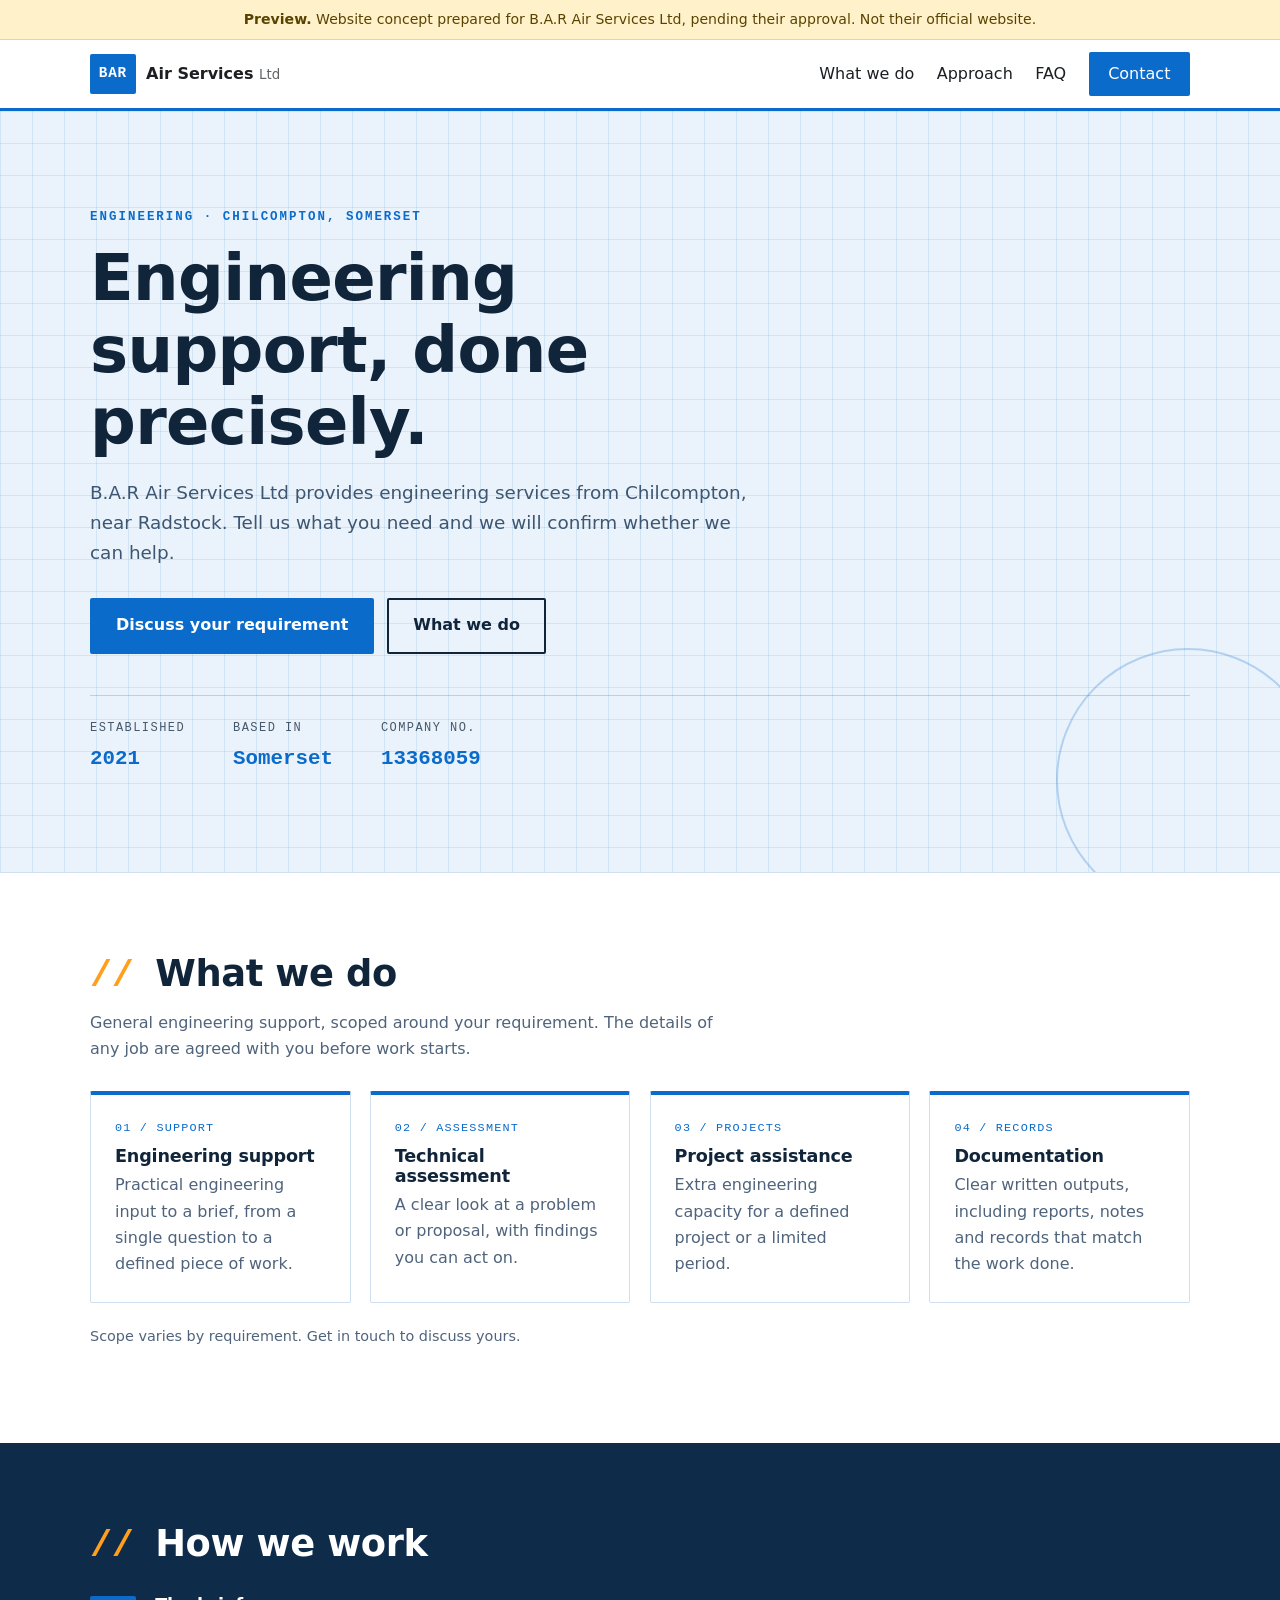
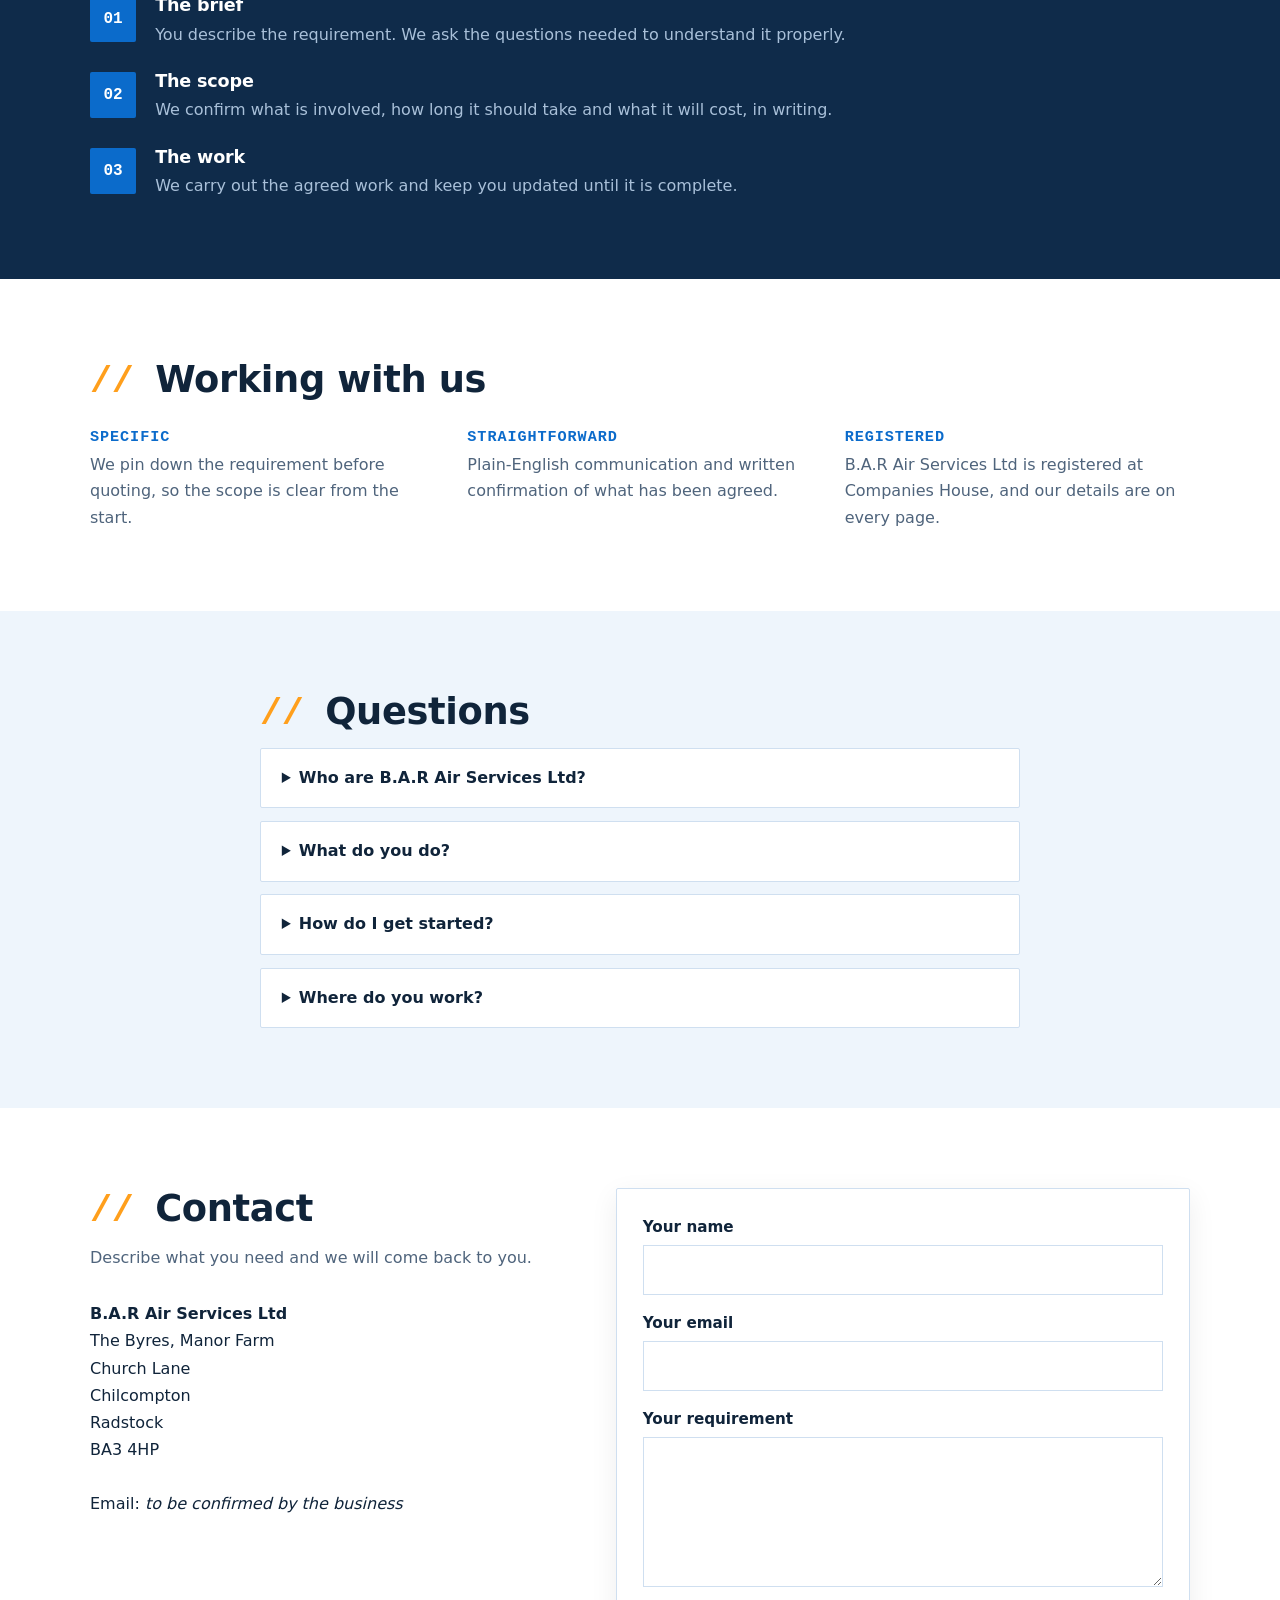
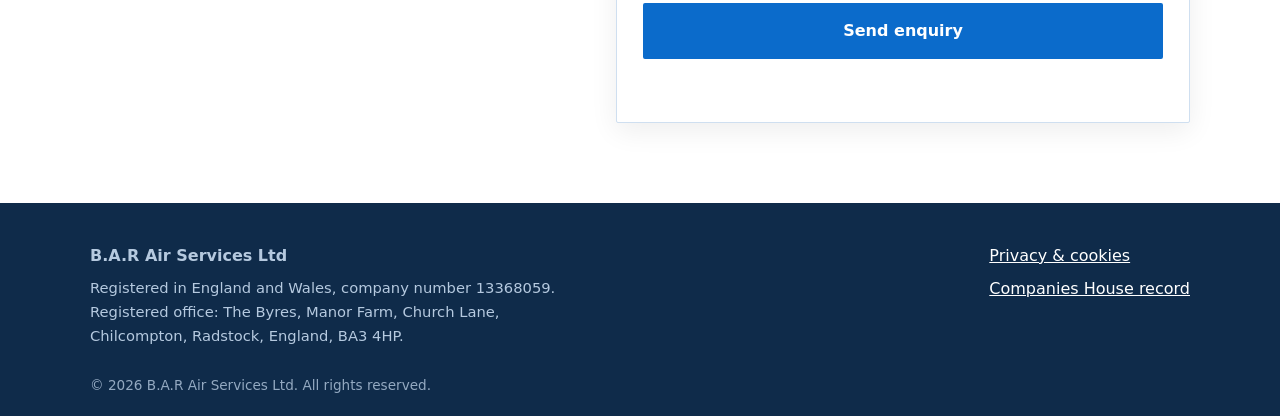
<file: index.html>
<!doctype html>
<html lang="en-GB" data-draft>
<head>
  <meta charset="utf-8">
  <meta name="viewport" content="width=device-width, initial-scale=1">
  <meta name="robots" content="noindex, nofollow">
  <title>B.A.R Air Services Ltd | Engineering Services, Somerset (Preview)</title>
  <meta name="description" content="B.A.R Air Services Ltd provides engineering services from Chilcompton, near Radstock, Somerset. Tell us what you need and we will confirm whether we can help.">
  <meta property="og:title" content="B.A.R Air Services Ltd">
  <meta property="og:description" content="Engineering services from Chilcompton, Somerset.">
  <meta property="og:type" content="website">
  <meta name="theme-color" content="#0b6bcb">
  <link rel="icon" href="data:image/svg+xml,%3Csvg xmlns='http://www.w3.org/2000/svg' viewBox='0 0 64 64'%3E%3Crect width='64' height='64' fill='%230b6bcb'/%3E%3Cpath d='M10 44L32 14l22 30z' fill='none' stroke='%23fff' stroke-width='4'/%3E%3Ccircle cx='32' cy='36' r='4' fill='%23ff9f1c'/%3E%3C/svg%3E">
  <link rel="stylesheet" href="css/styles.css">
  <script>try{if(location.search.indexOf('client')>-1)sessionStorage.setItem('previewClient','1');if(sessionStorage.getItem('previewClient')){document.documentElement.className+=' client-view';document.addEventListener('DOMContentLoaded',function(){document.title=document.title.replace(' (Preview)','')})}}catch(e){}</script>
</head>
<body>
  <div class="draft-bar" role="note"><strong>Preview.</strong> Website concept prepared for B.A.R Air Services Ltd, pending their approval. Not their official website.</div>
  <a class="skip" href="#main">Skip to content</a>

  <header class="site-header">
    <div class="wrap bar">
      <a class="brand" href="#top" aria-label="B.A.R Air Services Ltd, home"><span class="brand-mark">BAR</span><span class="brand-text">Air Services <small>Ltd</small></span></a>
      <button class="menu-btn" aria-expanded="false" aria-controls="nav" aria-label="Menu"><span></span><span></span><span></span></button>
      <nav id="nav" class="nav" aria-label="Main">
        <a href="#work">What we do</a>
        <a href="#approach">Approach</a>
        <a href="#faq">FAQ</a>
        <a href="#contact" class="btn btn-small">Contact</a>
      </nav>
    </div>
  </header>

  <main id="main">
    <section class="hero" id="top">
      <div class="wrap">
        <p class="eyebrow">Engineering &middot; Chilcompton, Somerset</p>
        <h1>Engineering support, done precisely.</h1>
        <p class="lead">B.A.R Air Services Ltd provides engineering services from Chilcompton, near Radstock. Tell us what you need and we will confirm whether we can help.</p>
        <div class="cta-row">
          <a class="btn" href="#contact">Discuss your requirement</a>
          <a class="btn btn-ghost" href="#work">What we do</a>
        </div>
        <dl class="facts">
          <div><dt>Established</dt><dd>2021</dd></div>
          <div><dt>Based in</dt><dd>Somerset</dd></div>
          <div><dt>Company no.</dt><dd>13368059</dd></div>
        </dl>
      </div>
    </section>

    <section class="section" id="work">
      <div class="wrap">
        <h2>What we do</h2>
        <p class="section-intro">General engineering support, scoped around your requirement. The details of any job are agreed with you before work starts.</p>
        <div class="cards">
          <article class="card"><span class="tag">01 / SUPPORT</span><h3>Engineering support</h3><p>Practical engineering input to a brief, from a single question to a defined piece of work.</p></article>
          <article class="card"><span class="tag">02 / ASSESSMENT</span><h3>Technical assessment</h3><p>A clear look at a problem or proposal, with findings you can act on.</p></article>
          <article class="card"><span class="tag">03 / PROJECTS</span><h3>Project assistance</h3><p>Extra engineering capacity for a defined project or a limited period.</p></article>
          <article class="card"><span class="tag">04 / RECORDS</span><h3>Documentation</h3><p>Clear written outputs, including reports, notes and records that match the work done.</p></article>
        </div>
        <p class="note">Scope varies by requirement. Get in touch to discuss yours.</p>
      </div>
    </section>

    <section class="section dark" id="approach">
      <div class="wrap">
        <h2>How we work</h2>
        <ol class="steps">
          <li><span class="num">01</span><div><h3>The brief</h3><p>You describe the requirement. We ask the questions needed to understand it properly.</p></div></li>
          <li><span class="num">02</span><div><h3>The scope</h3><p>We confirm what is involved, how long it should take and what it will cost, in writing.</p></div></li>
          <li><span class="num">03</span><div><h3>The work</h3><p>We carry out the agreed work and keep you updated until it is complete.</p></div></li>
        </ol>
      </div>
    </section>

    <section class="section" id="why">
      <div class="wrap">
        <h2>Working with us</h2>
        <div class="trio">
          <div><h3>Specific</h3><p>We pin down the requirement before quoting, so the scope is clear from the start.</p></div>
          <div><h3>Straightforward</h3><p>Plain-English communication and written confirmation of what has been agreed.</p></div>
          <div><h3>Registered</h3><p>B.A.R Air Services Ltd is registered at Companies House, and our details are on every page.</p></div>
        </div>
      </div>
    </section>

    <section class="section alt" id="faq">
      <div class="wrap narrow">
        <h2>Questions</h2>
        <details><summary>Who are B.A.R Air Services Ltd?</summary><p>A private limited company registered in England and Wales (company number 13368059), incorporated on 30 April 2021, with its registered office in Chilcompton, near Radstock, Somerset.</p></details>
        <details><summary>What do you do?</summary><p>Our registered activity is engineering services. Tell us what you need and we will confirm whether it is something we can take on.</p></details>
        <details><summary>How do I get started?</summary><p>Send us a short description using the form below, or email us. We will reply to talk through the requirement.</p></details>
        <details><summary>Where do you work?</summary><p>We are based in Chilcompton, Somerset. Tell us where the work is and we will confirm whether we can take it on.</p></details>
      </div>
    </section>

    <section class="section" id="contact">
      <div class="wrap contact-grid">
        <div>
          <h2>Contact</h2>
          <p class="section-intro">Describe what you need and we will come back to you.</p>
          <address>
            <strong>B.A.R Air Services Ltd</strong><br>
            The Byres, Manor Farm<br>Church Lane<br>Chilcompton<br>Radstock<br>BA3 4HP<br><br>
            Email: <em>to be confirmed by the business</em>
          </address>
        </div>
        <form id="enquiry" class="form" novalidate>
          <label>Your name<input name="name" type="text" autocomplete="name" required></label>
          <label>Your email<input name="email" type="email" autocomplete="email" required></label>
          <label>Your requirement<textarea name="message" rows="5" required></textarea></label>
          <button class="btn" type="submit">Send enquiry</button>
          <p class="form-status" role="status" aria-live="polite"></p>
        </form>
      </div>
    </section>
  </main>

  <footer class="site-footer">
    <div class="wrap foot-grid">
      <div>
        <strong>B.A.R Air Services Ltd</strong>
        <p>Registered in England and Wales, company number 13368059.<br>Registered office: The Byres, Manor Farm, Church Lane, Chilcompton, Radstock, England, BA3 4HP.</p>
      </div>
      <div class="foot-links">
        <a href="privacy.html">Privacy &amp; cookies</a>
        <a href="https://find-and-update.company-information.service.gov.uk/company/13368059" rel="noopener" target="_blank">Companies House record</a>
      </div>
    </div>
    <div class="wrap copy">&copy; <span id="year">2026</span> B.A.R Air Services Ltd. All rights reserved.</div>
  </footer>

  <script src="js/main.js"></script>
</body>
</html>
</file>
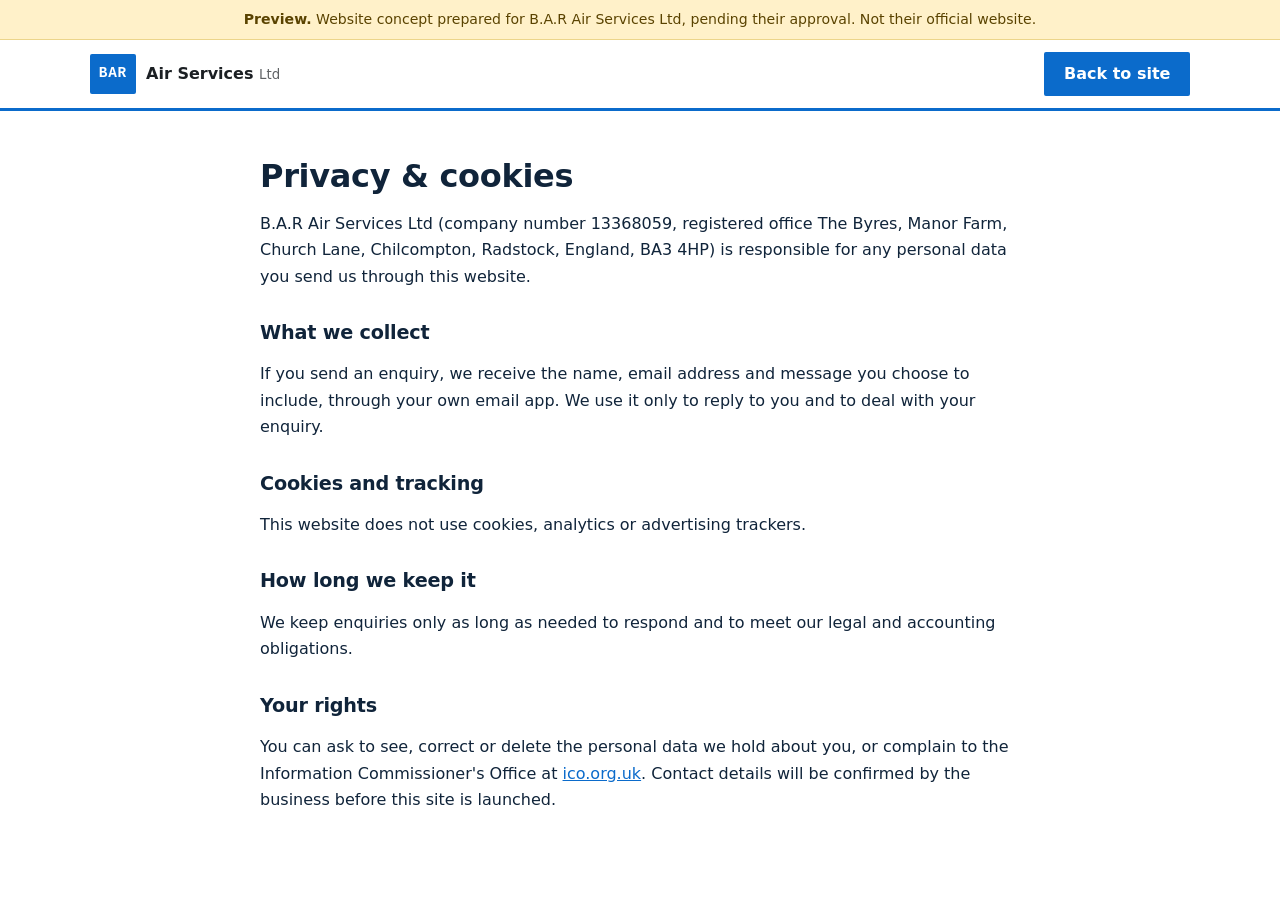
<file: privacy.html>
<!doctype html>
<html lang="en-GB" data-draft>
<head>
  <meta charset="utf-8">
  <meta name="viewport" content="width=device-width, initial-scale=1">
  <title>Privacy &amp; Cookies | B.A.R Air Services Ltd</title>
  <meta name="robots" content="noindex">
  <link rel="stylesheet" href="css/styles.css">
  <script>try{if(location.search.indexOf('client')>-1)sessionStorage.setItem('previewClient','1');if(sessionStorage.getItem('previewClient')){document.documentElement.className+=' client-view';document.addEventListener('DOMContentLoaded',function(){document.title=document.title.replace(' (Preview)','')})}}catch(e){}</script>
</head>
<body>
  <div class="draft-bar" role="note"><strong>Preview.</strong> Website concept prepared for B.A.R Air Services Ltd, pending their approval. Not their official website.</div>
  <header class="site-header"><div class="wrap bar"><a class="brand" href="index.html"><span class="brand-mark">BAR</span><span class="brand-text">Air Services <small>Ltd</small></span></a><a class="btn btn-small" href="index.html">Back to site</a></div></header>
  <main class="wrap narrow legal">
    <h1>Privacy &amp; cookies</h1>
    <p>B.A.R Air Services Ltd (company number 13368059, registered office The Byres, Manor Farm, Church Lane, Chilcompton, Radstock, England, BA3 4HP) is responsible for any personal data you send us through this website.</p>
    <h2>What we collect</h2>
    <p>If you send an enquiry, we receive the name, email address and message you choose to include, through your own email app. We use it only to reply to you and to deal with your enquiry.</p>
    <h2>Cookies and tracking</h2>
    <p>This website does not use cookies, analytics or advertising trackers.</p>
    <h2>How long we keep it</h2>
    <p>We keep enquiries only as long as needed to respond and to meet our legal and accounting obligations.</p>
    <h2>Your rights</h2>
    <p>You can ask to see, correct or delete the personal data we hold about you, or complain to the Information Commissioner's Office at <a href="https://ico.org.uk" rel="noopener">ico.org.uk</a>. Contact details will be confirmed by the business before this site is launched.</p>
  </main>
</body>
</html>
</file>
<file: css/styles.css>
/* ---- shared structure (themed per site below) ---- */
:root{
  --bg:#fff; --bg-alt:#f3f4f6; --ink:#1b1f23; --muted:#5b636b; --line:#e2e4e8; --card:#fff;
  --primary:#0b6bcb; --primary-d:#0853a3; --on-primary:#fff; --accent:#ffb000;
  --header-bg:rgba(255,255,255,.96); --header-ink:#1b1f23; --header-line:#e2e4e8;
  --hero-bg:#0b2540; --hero-ink:#fff; --hero-muted:#c9d6e6;
  --dark-bg:#0b2540; --dark-ink:#dbe5f0; --dark-muted:#b6c6da;
  --footer-bg:#0b2540; --footer-ink:#c9d6e6;
  --radius:8px;
  --font-body:system-ui,-apple-system,"Segoe UI",Roboto,Arial,sans-serif; --font-head:var(--font-body);
  --head-weight:800; --head-transform:none; --head-style:normal; --head-track:-.01em;
}
*{box-sizing:border-box}
html{scroll-behavior:smooth;scroll-padding-top:76px}
body{margin:0;font-family:var(--font-body);color:var(--ink);background:var(--bg);line-height:1.65;-webkit-font-smoothing:antialiased}
a{color:var(--primary)}
h1,h2,h3{font-family:var(--font-head);margin:0;line-height:1.12;letter-spacing:var(--head-track)}
h1,h2{font-weight:var(--head-weight);text-transform:var(--head-transform);font-style:var(--head-style)}
h3{font-size:1.1rem;margin-bottom:.35rem}
.wrap{width:min(1100px,100% - 32px);margin-inline:auto}
.narrow{width:min(760px,100% - 32px)}
.skip{position:absolute;left:-999px;top:0;background:var(--primary);color:var(--on-primary);padding:.6rem 1rem;z-index:100}
.skip:focus{left:8px;top:8px}

.site-header{position:sticky;top:0;z-index:50;background:var(--header-bg);backdrop-filter:blur(8px);border-bottom:1px solid var(--header-line);color:var(--header-ink)}
.bar{display:flex;align-items:center;justify-content:space-between;min-height:68px;gap:1rem}
.brand{display:flex;align-items:center;gap:.65rem;text-decoration:none;color:var(--header-ink);font-weight:800}
.brand-mark{display:grid;place-items:center;min-width:40px;height:40px;padding:0 .55rem;background:var(--primary);color:var(--on-primary);border-radius:var(--radius);font-size:.9rem;letter-spacing:.05em}
.brand-text small{font-weight:500;opacity:.7}
.nav{display:flex;align-items:center;gap:1.4rem}
.nav a{text-decoration:none;color:var(--header-ink);font-weight:500}
.nav a:hover{color:var(--primary)}
.menu-btn{display:none;background:none;border:0;padding:.5rem;cursor:pointer}
.menu-btn span{display:block;width:24px;height:2px;background:var(--header-ink);margin:5px 0}

.btn{display:inline-block;background:var(--primary);color:var(--on-primary) !important;padding:.8rem 1.5rem;border-radius:var(--radius);font:inherit;font-weight:700;text-decoration:none;border:2px solid var(--primary);cursor:pointer;transition:background .15s,transform .15s}
.btn:hover{background:var(--primary-d);border-color:var(--primary-d);transform:translateY(-1px)}
.btn-small{padding:.45rem 1.1rem}
.btn-ghost{background:transparent;color:var(--hero-ink) !important;border-color:var(--hero-ink)}
.btn-ghost:hover{background:var(--hero-ink);border-color:var(--hero-ink);color:var(--hero-bg) !important}

.hero{background:var(--hero-bg);color:var(--hero-ink);padding:clamp(3.2rem,8vw,6rem) 0;position:relative;overflow:hidden}
.hero .wrap{position:relative;z-index:1}
.hero-grid{display:grid;grid-template-columns:1.4fr 1fr;gap:3rem;align-items:center}
.hero-solo{grid-template-columns:1fr}
.eyebrow{text-transform:uppercase;letter-spacing:.16em;font-size:.78rem;font-weight:700;color:var(--accent);margin:0 0 1rem}
h1{font-size:clamp(2.2rem,5.6vw,4rem)}
.lead{font-size:1.15rem;color:var(--hero-muted);max-width:58ch;margin:1.2rem 0 0}
.cta-row{display:flex;flex-wrap:wrap;gap:.8rem;margin-top:1.8rem}
.facts{display:flex;flex-wrap:wrap;gap:1.2rem 3rem;margin:2.6rem 0 0;padding-top:1.4rem;border-top:1px solid rgba(128,128,128,.35)}
.facts dt{font-size:.75rem;letter-spacing:.12em;text-transform:uppercase;opacity:.75}
.facts dd{margin:.2rem 0 0;font-size:1.3rem;font-weight:700}
.badges{list-style:none;margin:0;padding:1.3rem;display:grid;gap:1rem;background:rgba(255,255,255,.08);border:1px solid rgba(255,255,255,.18);border-radius:var(--radius)}
.badges li{display:flex;flex-direction:column;border-left:4px solid var(--accent);padding-left:.9rem}
.badges strong{font-size:1.3rem}
.badges span{font-size:.88rem;opacity:.8}

.section{padding:clamp(3rem,7vw,5rem) 0}
.section.alt{background:var(--bg-alt)}
.section.dark{background:var(--dark-bg);color:var(--dark-ink)}
.section.dark h2,.section.dark h3{color:#fff}
h2{font-size:clamp(1.65rem,3.5vw,2.3rem);margin-bottom:.6rem}
.section-intro{color:var(--muted);max-width:62ch;margin:.8rem 0 1.8rem}
.dark .section-intro{color:var(--dark-muted)}
.cards{display:grid;grid-template-columns:repeat(auto-fit,minmax(min(260px,100%),1fr));gap:1.2rem}
.card{background:var(--card);border:1px solid var(--line);border-radius:var(--radius);padding:1.5rem}
.card p{margin:0;color:var(--muted)}
.note{color:var(--muted);font-size:.9rem;margin-top:1.4rem}
.callout{background:var(--bg-alt);border-left:5px solid var(--accent);padding:1.1rem 1.3rem;border-radius:var(--radius)}
.callout p{margin:.3rem 0 0}
.split{display:grid;grid-template-columns:1fr 1.3fr;gap:3rem;align-items:start}

.steps{list-style:none;margin:1.8rem 0 0;padding:0;display:grid;gap:1.5rem}
.steps li{display:flex;gap:1.2rem;align-items:flex-start}
.steps p{margin:0;color:var(--muted)}
.dark .steps p{color:var(--dark-muted)}
.num{flex:none;display:grid;place-items:center;width:46px;height:46px;border-radius:var(--radius);background:var(--primary);color:var(--on-primary);font-weight:800}
.trio{display:grid;grid-template-columns:repeat(auto-fit,minmax(min(240px,100%),1fr));gap:2rem;margin-top:1.6rem}
.trio p{margin:0;color:var(--muted)}

details{background:var(--card);border:1px solid var(--line);border-radius:var(--radius);padding:1rem 1.3rem;margin-top:.8rem}
summary{cursor:pointer;font-weight:700}
details p{margin:.7rem 0 0;color:var(--muted)}

.contact-grid{display:grid;grid-template-columns:1fr 1.2fr;gap:3rem}
address{font-style:normal;line-height:1.7;overflow-wrap:anywhere}
.copy-btn{display:block;margin-top:.7rem;background:none;border:2px solid var(--ink);color:var(--ink);border-radius:var(--radius);padding:.35rem .8rem;font:inherit;font-size:.88rem;font-weight:600;cursor:pointer}
.copy-btn:hover{background:var(--ink);color:var(--bg)}
.form{display:grid;gap:1rem;background:var(--card);padding:1.6rem;border:1px solid var(--line);border-radius:var(--radius);box-shadow:0 8px 28px rgba(0,0,0,.07)}
.form label{display:grid;gap:.35rem;font-weight:600;font-size:.95rem}
.form input,.form textarea,.form select{font:inherit;padding:.7rem .85rem;border:1.5px solid var(--line);border-radius:calc(var(--radius) - 2px);background:var(--bg);color:var(--ink)}
.form input:focus,.form textarea:focus,.form select:focus{outline:2px solid var(--primary);border-color:var(--primary)}
.form .invalid{border-color:#b3261e}
.form-status{margin:0;min-height:1.4em;font-size:.95rem}

.site-footer{background:var(--footer-bg);color:var(--footer-ink);padding:2.5rem 0 1.2rem}
.site-footer a{color:#fff}
.foot-grid{display:flex;justify-content:space-between;gap:2rem;flex-wrap:wrap}
.foot-grid p{margin:.4rem 0 0;font-size:.92rem;max-width:50ch}
.foot-links{display:flex;flex-direction:column;gap:.4rem}
.copy{margin-top:1.6rem;font-size:.85rem;opacity:.8}

.legal{padding:3rem 0 4rem}
.legal h1{font-size:2rem;text-transform:none;font-style:normal}
.legal h2{font-size:1.2rem;margin-top:2rem;text-transform:none;font-style:normal}
.legal h2::after{display:none}

@media (prefers-reduced-motion:reduce){*{scroll-behavior:auto !important;transition:none !important}}
@media (max-width:820px){
  .hero-grid,.contact-grid,.split{grid-template-columns:1fr;gap:1.6rem}
  .menu-btn{display:block}
  .nav{position:absolute;top:68px;left:0;right:0;flex-direction:column;align-items:stretch;gap:0;background:var(--bg);border-bottom:1px solid var(--line);display:none;padding:.5rem 16px 1rem}
  .nav.open{display:flex}
  .nav a{padding:.8rem 0;border-bottom:1px solid var(--line)}
  .nav .btn{text-align:center;margin-top:.8rem}
}

/* ---- site theme ---- */
/* B.A.R Air Services: blueprint / engineering */
:root{
  --bg:#fff; --bg-alt:#eef5fc; --ink:#10243a; --muted:#4f647c; --line:#cfdff0; --card:#fff;
  --primary:#0b6bcb; --primary-d:#08539f; --accent:#ff9f1c;
  --header-bg:rgba(255,255,255,.97); --header-line:#cfdff0;
  --hero-bg:#eaf3fc; --hero-ink:#10243a; --hero-muted:#3d5671;
  --dark-bg:#0f2b4a; --dark-ink:#d5e3f3; --dark-muted:#a9c0d9;
  --footer-bg:#0f2b4a; --footer-ink:#b5c9df;
  --radius:2px;
  --mono:ui-monospace,"SFMono-Regular",Consolas,"Liberation Mono",Menlo,monospace;
}
.site-header{border-bottom:3px solid var(--primary)}
.brand-mark{font-family:var(--mono);font-weight:700}
.hero{background-image:linear-gradient(rgba(11,107,203,.11) 1px,transparent 1px),linear-gradient(90deg,rgba(11,107,203,.11) 1px,transparent 1px);background-size:32px 32px;border-bottom:1px solid var(--line)}
.hero::after{content:"";position:absolute;right:-40px;bottom:-40px;width:260px;height:260px;border:2px solid rgba(11,107,203,.25);border-radius:50%;pointer-events:none}
.eyebrow{font-family:var(--mono);color:var(--primary)}
.facts dt{font-family:var(--mono)}
.facts dd{font-family:var(--mono);color:var(--primary)}
h1{max-width:16ch}
.card{border-top:4px solid var(--primary);position:relative}
.card .tag{display:block;font-family:var(--mono);font-size:.74rem;letter-spacing:.1em;color:var(--primary);margin-bottom:.5rem}
.num{font-family:var(--mono)}
.trio h3{font-family:var(--mono);font-size:.95rem;color:var(--primary);text-transform:uppercase;letter-spacing:.06em}
h2::before{content:"// ";color:var(--accent);font-family:var(--mono);font-weight:700}
.legal h2::before{content:""}

/* draft-preview notice */
.draft-bar{background:#fff1c9;color:#5a4300;text-align:center;font-size:.88rem;padding:.6rem 1rem;border-bottom:1px solid #ecd58a;line-height:1.4}
.client-view .draft-bar{display:none}
</file>
